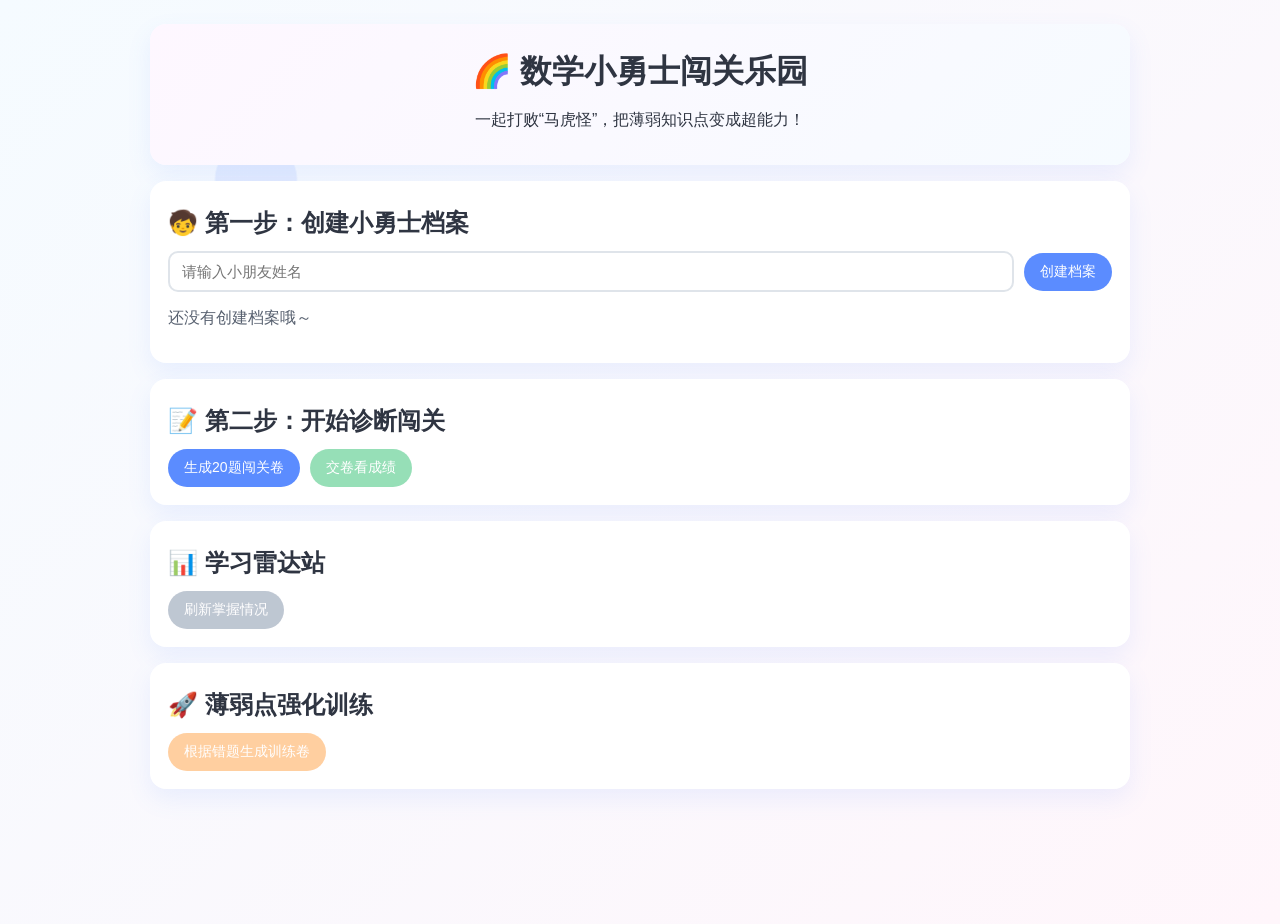
<file: templates/index.html>
<!doctype html>
<html lang="zh-CN">
  <head>
    <meta charset="UTF-8" />
    <meta name="viewport" content="width=device-width, initial-scale=1.0" />
    <title>数学小勇士闯关乐园</title>
    <link rel="stylesheet" href="/static/styles.css" />
  </head>
  <body>
    <div class="bg-bubbles"></div>
    <main class="container">
      <header class="hero card">
        <h1>🌈 数学小勇士闯关乐园</h1>
        <p>一起打败“马虎怪”，把薄弱知识点变成超能力！</p>
      </header>

      <section class="card">
        <h2>🧒 第一步：创建小勇士档案</h2>
        <div class="form-row">
          <input id="studentName" type="text" placeholder="请输入小朋友姓名" />
          <button id="createStudentBtn" class="btn-primary">创建档案</button>
        </div>
        <p id="studentInfo" class="tip">还没有创建档案哦～</p>
      </section>

      <section class="card">
        <h2>📝 第二步：开始诊断闯关</h2>
        <div class="form-row">
          <button id="generatePaperBtn" class="btn-primary">生成20题闯关卷</button>
          <button id="submitPaperBtn" class="btn-success" disabled>交卷看成绩</button>
        </div>
        <div id="paperWrap" class="paper-list"></div>
      </section>

      <section class="card">
        <h2>📊 学习雷达站</h2>
        <button id="refreshDashboardBtn" class="btn-secondary" disabled>刷新掌握情况</button>
        <div id="dashboardWrap" class="dashboard"></div>
      </section>

      <section class="card">
        <h2>🚀 薄弱点强化训练</h2>
        <button id="generateReinforceBtn" class="btn-warning" disabled>根据错题生成训练卷</button>
        <div id="reinforceWrap" class="paper-list"></div>
      </section>
    </main>

    <script src="/static/app.js"></script>
  </body>
</html>
</file>
<file: static/styles.css>
:root {
  --bg1: #f5fbff;
  --bg2: #fff6fb;
  --primary: #5b8cff;
  --success: #2fbf71;
  --warning: #ff9f43;
  --secondary: #7f8fa6;
  --text: #2f3542;
  --card: #ffffff;
}

* {
  box-sizing: border-box;
}

body {
  margin: 0;
  font-family: "PingFang SC", "Microsoft YaHei", sans-serif;
  color: var(--text);
  background: linear-gradient(135deg, var(--bg1), var(--bg2));
  min-height: 100vh;
}

.bg-bubbles {
  position: fixed;
  inset: 0;
  pointer-events: none;
  background-image: radial-gradient(circle at 20% 20%, rgba(91, 140, 255, 0.12) 0 40px, transparent 42px),
    radial-gradient(circle at 80% 25%, rgba(255, 159, 67, 0.1) 0 30px, transparent 32px),
    radial-gradient(circle at 30% 80%, rgba(47, 191, 113, 0.1) 0 38px, transparent 40px);
}

.container {
  width: min(980px, 92vw);
  margin: 24px auto 48px;
  position: relative;
  z-index: 1;
}

.card {
  background: var(--card);
  border-radius: 16px;
  padding: 18px;
  box-shadow: 0 10px 24px rgba(91, 140, 255, 0.1);
  margin-bottom: 16px;
}

.hero {
  text-align: center;
  background: linear-gradient(135deg, #fef7ff, #f6fbff);
}

h1,
h2 {
  margin: 8px 0 12px;
}

.form-row {
  display: flex;
  flex-wrap: wrap;
  gap: 10px;
  align-items: center;
}

input {
  flex: 1;
  min-width: 220px;
  border: 2px solid #dfe4ea;
  border-radius: 10px;
  padding: 10px 12px;
  font-size: 15px;
}

button {
  border: 0;
  border-radius: 999px;
  padding: 10px 16px;
  font-size: 14px;
  color: #fff;
  cursor: pointer;
  transition: transform 0.12s ease, opacity 0.12s ease;
}

button:hover:not(:disabled) {
  transform: translateY(-1px);
}

button:disabled {
  opacity: 0.5;
  cursor: not-allowed;
}

.btn-primary {
  background: var(--primary);
}

.btn-success {
  background: var(--success);
}

.btn-warning {
  background: var(--warning);
}

.btn-secondary {
  background: var(--secondary);
}

.tip {
  color: #57606f;
}

.paper-item {
  border: 1px dashed #ced6e0;
  border-radius: 12px;
  padding: 12px;
  margin: 8px 0;
  background: #fbfcff;
}

.options {
  display: grid;
  grid-template-columns: repeat(auto-fit, minmax(160px, 1fr));
  gap: 8px;
  margin-top: 6px;
}

.option-label {
  display: flex;
  align-items: center;
  gap: 6px;
  background: #f1f5ff;
  border-radius: 10px;
  padding: 6px 8px;
}

.kpi {
  display: grid;
  grid-template-columns: repeat(auto-fit, minmax(160px, 1fr));
  gap: 10px;
}

.kpi-card {
  background: #f8faff;
  border-radius: 12px;
  padding: 10px;
}

.progress-bar {
  height: 8px;
  background: #dfe4ea;
  border-radius: 999px;
  overflow: hidden;
  margin-top: 6px;
}

.progress-fill {
  height: 100%;
  background: linear-gradient(90deg, #70a1ff, #2ed573);
}
</file>
